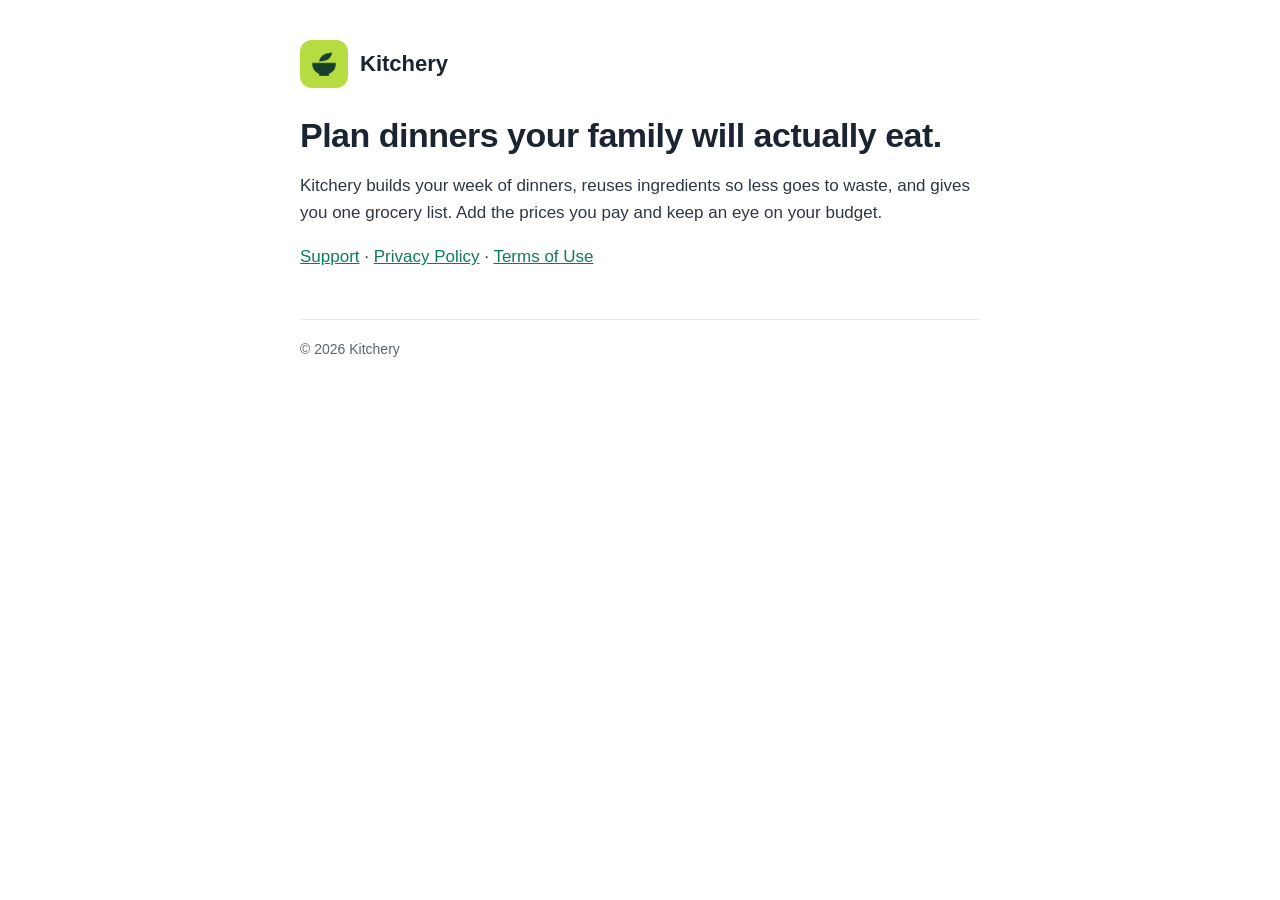
<file: index.html>
<!doctype html><html lang="en"><head><meta charset="utf-8"><meta name="viewport" content="width=device-width,initial-scale=1"><title>Kitchery</title><link rel="stylesheet" href="style.css"><link rel="icon" href="icon.png"></head>
<body><main><header><img src="icon.png" alt=""><b>Kitchery</b></header>
<h1>Plan dinners your family will actually eat.</h1>
<p>Kitchery builds your week of dinners, reuses ingredients so less goes to waste, and gives you one grocery list. Add the prices you pay and keep an eye on your budget.</p>
<p><a href="support.html">Support</a> · <a href="privacy.html">Privacy Policy</a> · <a href="terms.html">Terms of Use</a></p>
<footer>© 2026 Kitchery</footer></main></body></html>
</file>
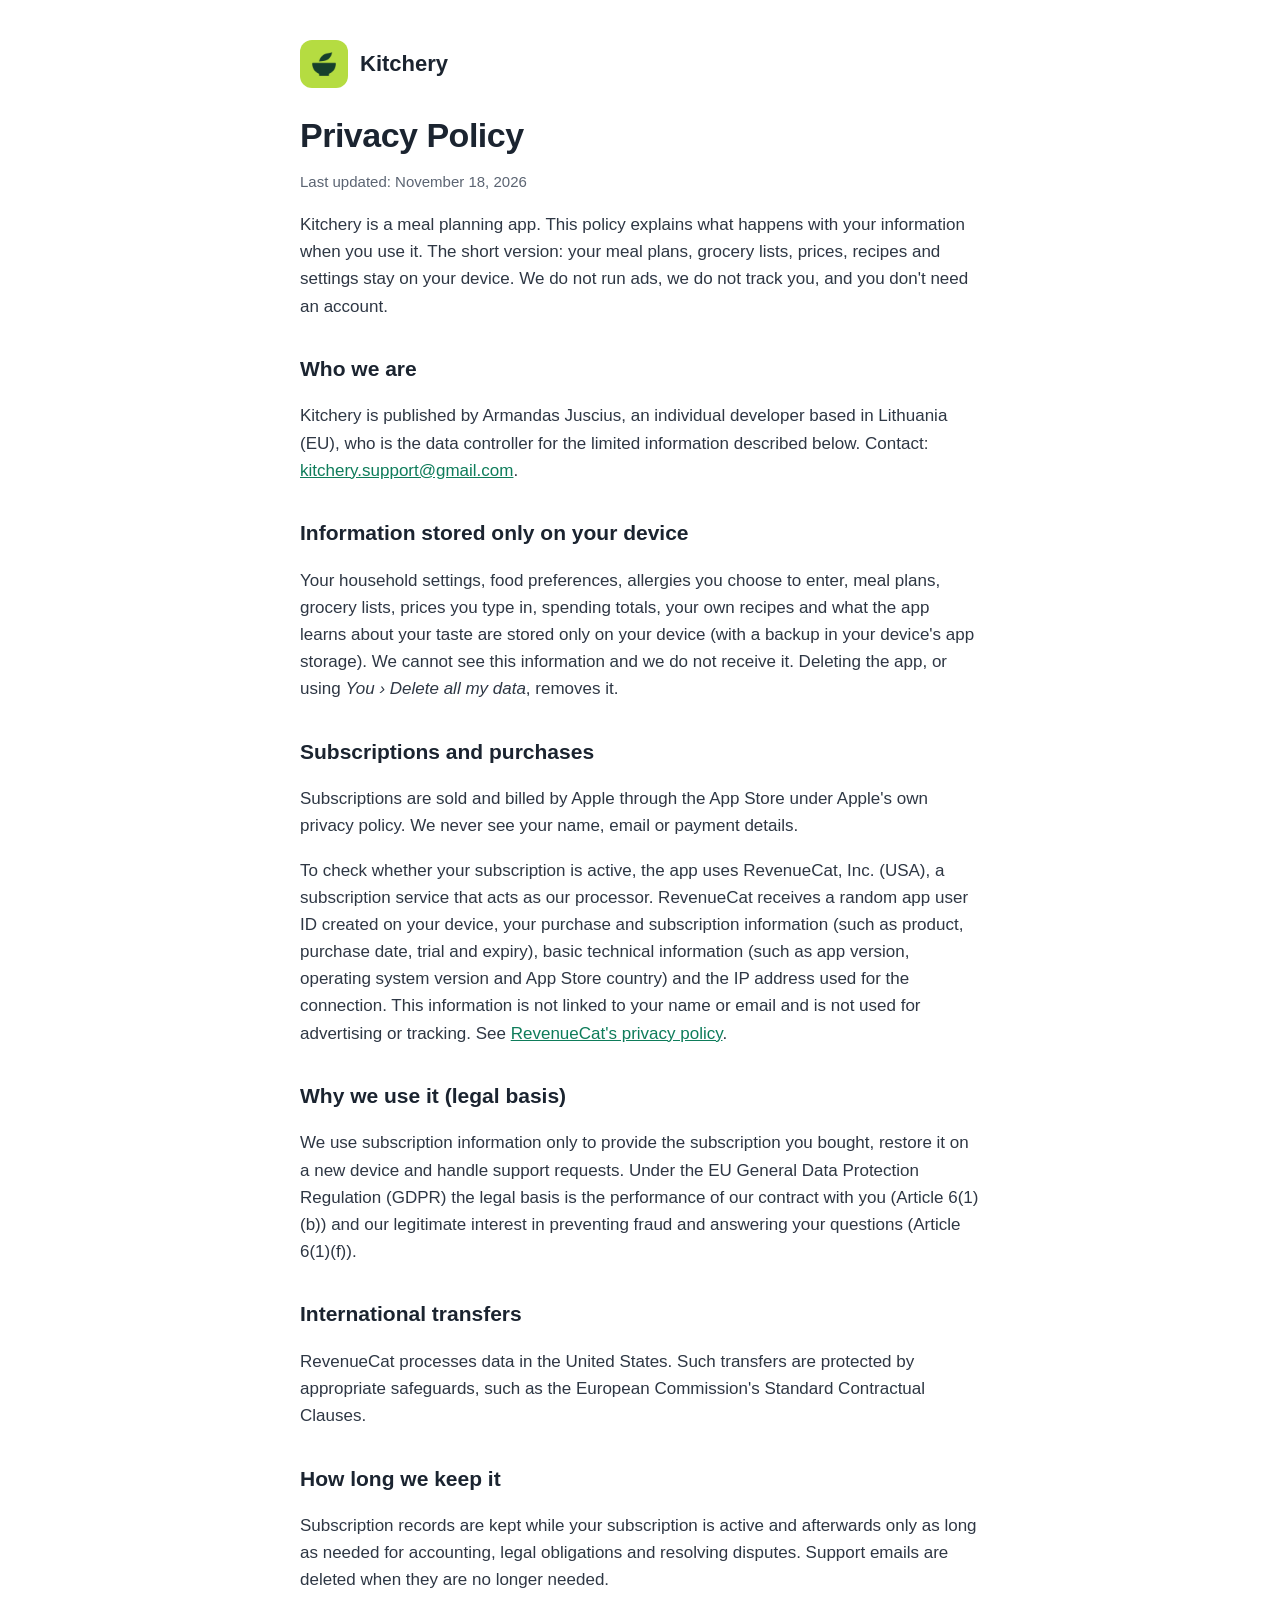
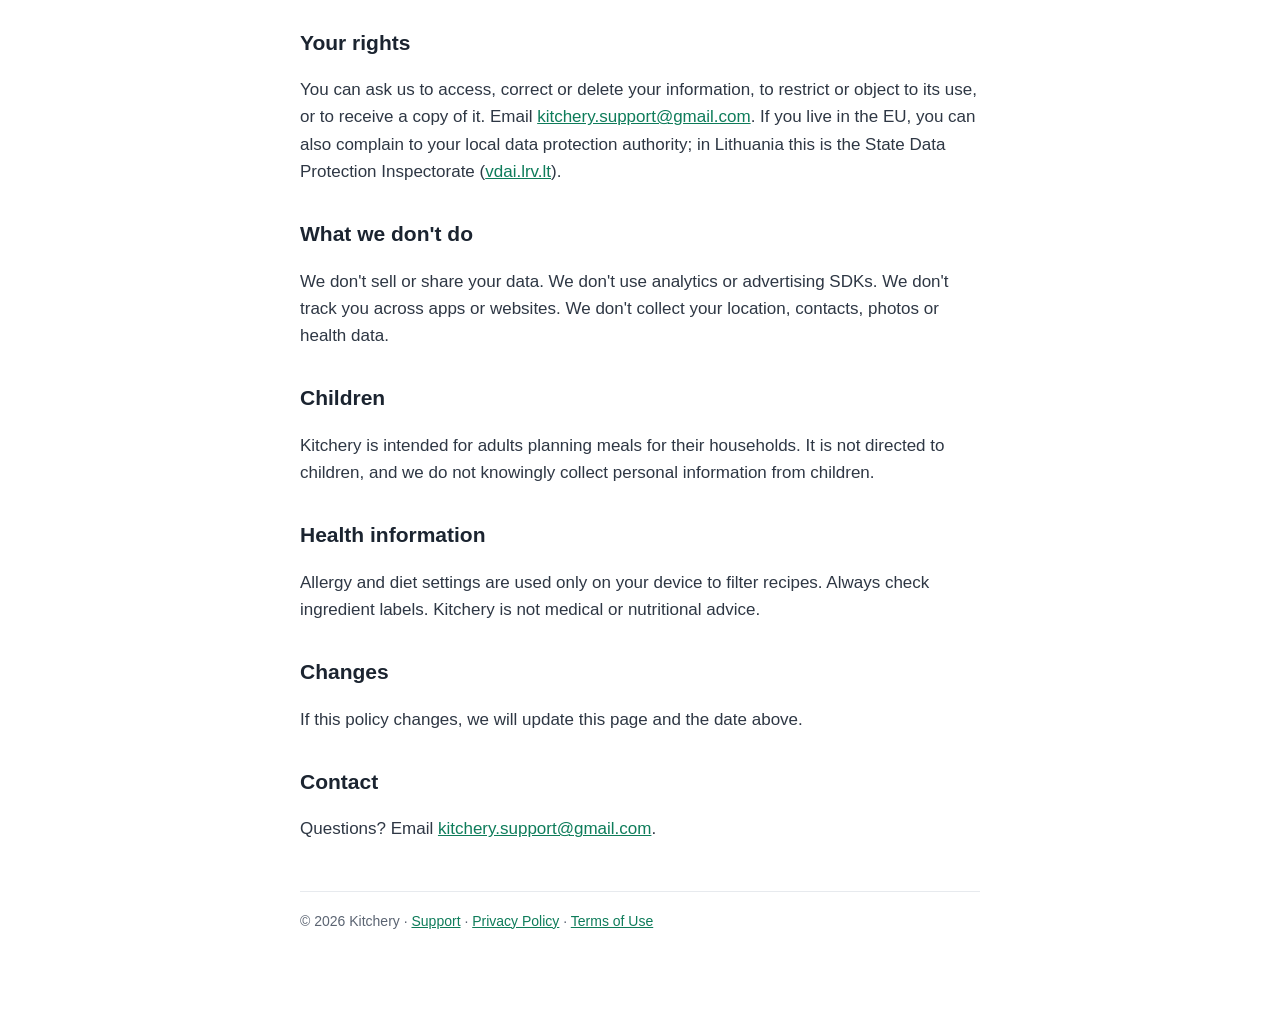
<file: privacy.html>
<!doctype html><html lang="en"><head><meta charset="utf-8"><meta name="viewport" content="width=device-width,initial-scale=1"><title>Kitchery Privacy Policy</title><link rel="stylesheet" href="style.css"><link rel="icon" href="icon.png"></head>
<body><main><header><img src="icon.png" alt=""><b>Kitchery</b></header>
<h1>Privacy Policy</h1><p class="mut">Last updated: November 18, 2026</p>
<p>Kitchery is a meal planning app. This policy explains what happens with your information when you use it. The short version: your meal plans, grocery lists, prices, recipes and settings stay on your device. We do not run ads, we do not track you, and you don't need an account.</p>
<h2>Who we are</h2>
<p>Kitchery is published by Armandas Juscius, an individual developer based in Lithuania (EU), who is the data controller for the limited information described below. Contact: <a href="mailto:kitchery.support@gmail.com">kitchery.support@gmail.com</a>.</p>
<h2>Information stored only on your device</h2>
<p>Your household settings, food preferences, allergies you choose to enter, meal plans, grocery lists, prices you type in, spending totals, your own recipes and what the app learns about your taste are stored only on your device (with a backup in your device's app storage). We cannot see this information and we do not receive it. Deleting the app, or using <i>You &rsaquo; Delete all my data</i>, removes it.</p>
<h2>Subscriptions and purchases</h2>
<p>Subscriptions are sold and billed by Apple through the App Store under Apple's own privacy policy. We never see your name, email or payment details.</p>
<p>To check whether your subscription is active, the app uses RevenueCat, Inc. (USA), a subscription service that acts as our processor. RevenueCat receives a random app user ID created on your device, your purchase and subscription information (such as product, purchase date, trial and expiry), basic technical information (such as app version, operating system version and App Store country) and the IP address used for the connection. This information is not linked to your name or email and is not used for advertising or tracking. See <a href="https://www.revenuecat.com/privacy">RevenueCat's privacy policy</a>.</p>
<h2>Why we use it (legal basis)</h2>
<p>We use subscription information only to provide the subscription you bought, restore it on a new device and handle support requests. Under the EU General Data Protection Regulation (GDPR) the legal basis is the performance of our contract with you (Article 6(1)(b)) and our legitimate interest in preventing fraud and answering your questions (Article 6(1)(f)).</p>
<h2>International transfers</h2>
<p>RevenueCat processes data in the United States. Such transfers are protected by appropriate safeguards, such as the European Commission's Standard Contractual Clauses.</p>
<h2>How long we keep it</h2>
<p>Subscription records are kept while your subscription is active and afterwards only as long as needed for accounting, legal obligations and resolving disputes. Support emails are deleted when they are no longer needed.</p>
<h2>Your rights</h2>
<p>You can ask us to access, correct or delete your information, to restrict or object to its use, or to receive a copy of it. Email <a href="mailto:kitchery.support@gmail.com">kitchery.support@gmail.com</a>. If you live in the EU, you can also complain to your local data protection authority; in Lithuania this is the State Data Protection Inspectorate (<a href="https://vdai.lrv.lt">vdai.lrv.lt</a>).</p>
<h2>What we don't do</h2>
<p>We don't sell or share your data. We don't use analytics or advertising SDKs. We don't track you across apps or websites. We don't collect your location, contacts, photos or health data.</p>
<h2>Children</h2>
<p>Kitchery is intended for adults planning meals for their households. It is not directed to children, and we do not knowingly collect personal information from children.</p>
<h2>Health information</h2>
<p>Allergy and diet settings are used only on your device to filter recipes. Always check ingredient labels. Kitchery is not medical or nutritional advice.</p>
<h2>Changes</h2><p>If this policy changes, we will update this page and the date above.</p>
<h2>Contact</h2><p>Questions? Email <a href="mailto:kitchery.support@gmail.com">kitchery.support@gmail.com</a>.</p>
<footer>© 2026 Kitchery · <a href="support.html">Support</a> · <a href="privacy.html">Privacy Policy</a> · <a href="terms.html">Terms of Use</a></footer></main></body></html>
</file>
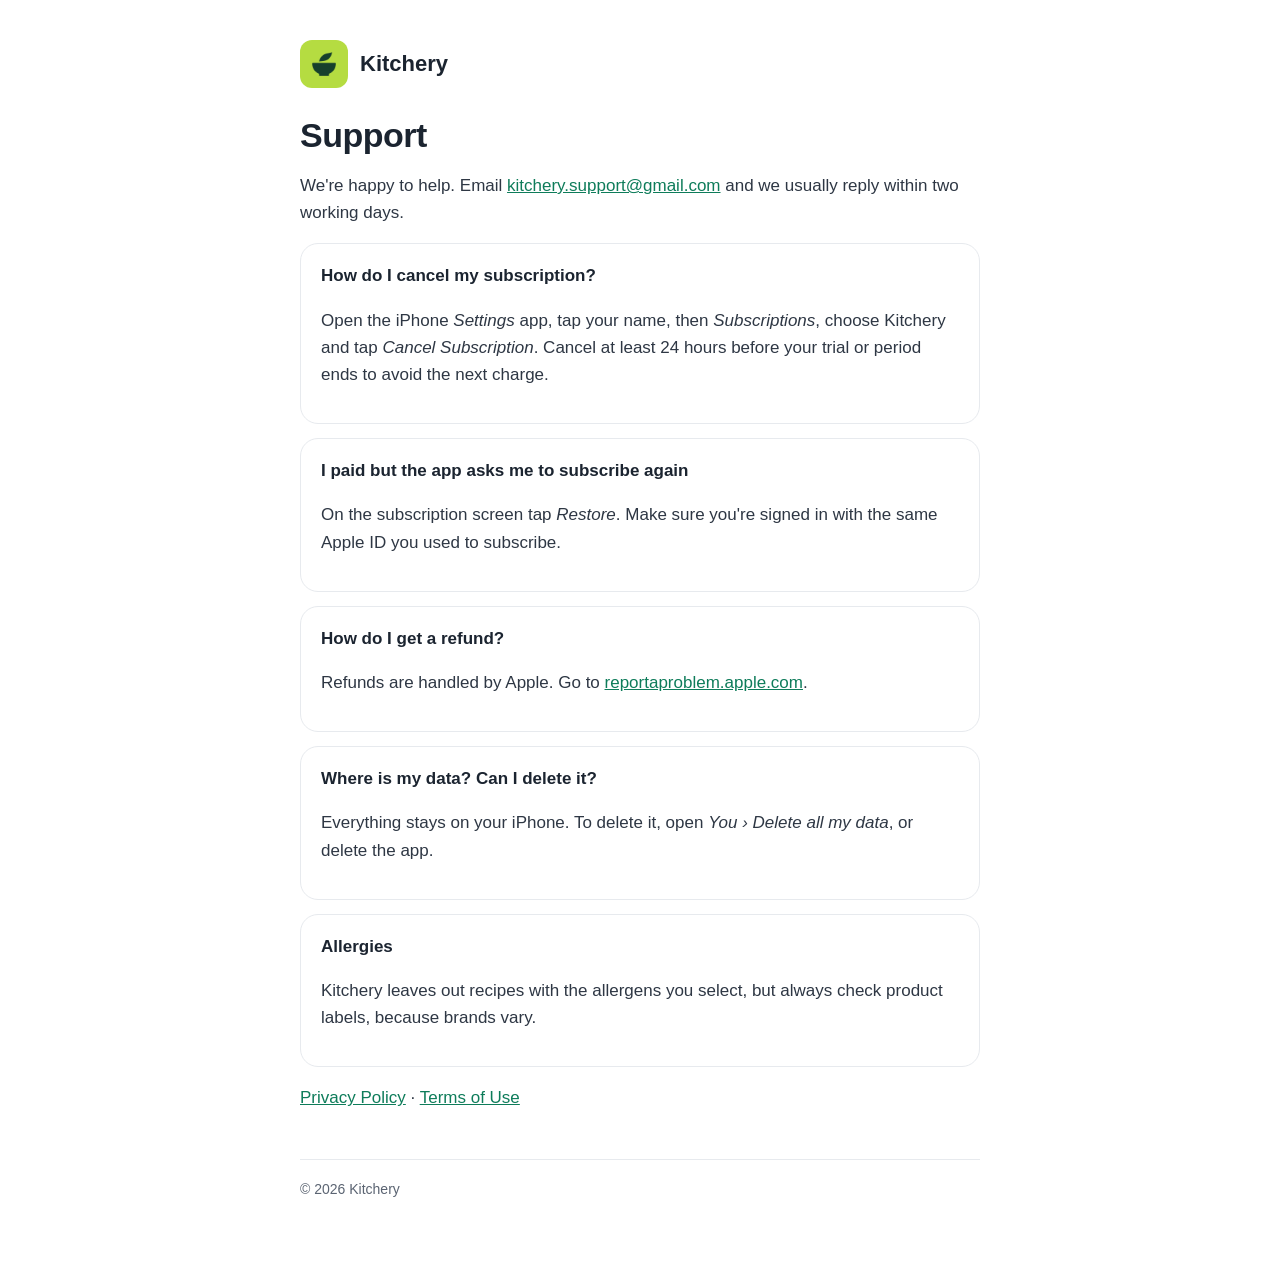
<file: support.html>
<!doctype html><html lang="en"><head><meta charset="utf-8"><meta name="viewport" content="width=device-width,initial-scale=1"><title>Kitchery Support</title><link rel="stylesheet" href="style.css"><link rel="icon" href="icon.png"></head>
<body><main><header><img src="icon.png" alt=""><b>Kitchery</b></header>
<h1>Support</h1><p>We're happy to help. Email <a href="mailto:kitchery.support@gmail.com">kitchery.support@gmail.com</a> and we usually reply within two working days.</p>
<div class="card"><b>How do I cancel my subscription?</b><p>Open the iPhone <i>Settings</i> app, tap your name, then <i>Subscriptions</i>, choose Kitchery and tap <i>Cancel Subscription</i>. Cancel at least 24 hours before your trial or period ends to avoid the next charge.</p></div>
<div class="card"><b>I paid but the app asks me to subscribe again</b><p>On the subscription screen tap <i>Restore</i>. Make sure you're signed in with the same Apple ID you used to subscribe.</p></div>
<div class="card"><b>How do I get a refund?</b><p>Refunds are handled by Apple. Go to <a href="https://reportaproblem.apple.com">reportaproblem.apple.com</a>.</p></div>
<div class="card"><b>Where is my data? Can I delete it?</b><p>Everything stays on your iPhone. To delete it, open <i>You &rsaquo; Delete all my data</i>, or delete the app.</p></div>
<div class="card"><b>Allergies</b><p>Kitchery leaves out recipes with the allergens you select, but always check product labels, because brands vary.</p></div>
<p><a href="privacy.html">Privacy Policy</a> · <a href="terms.html">Terms of Use</a></p>
<footer>© 2026 Kitchery</footer></main></body></html>
</file>
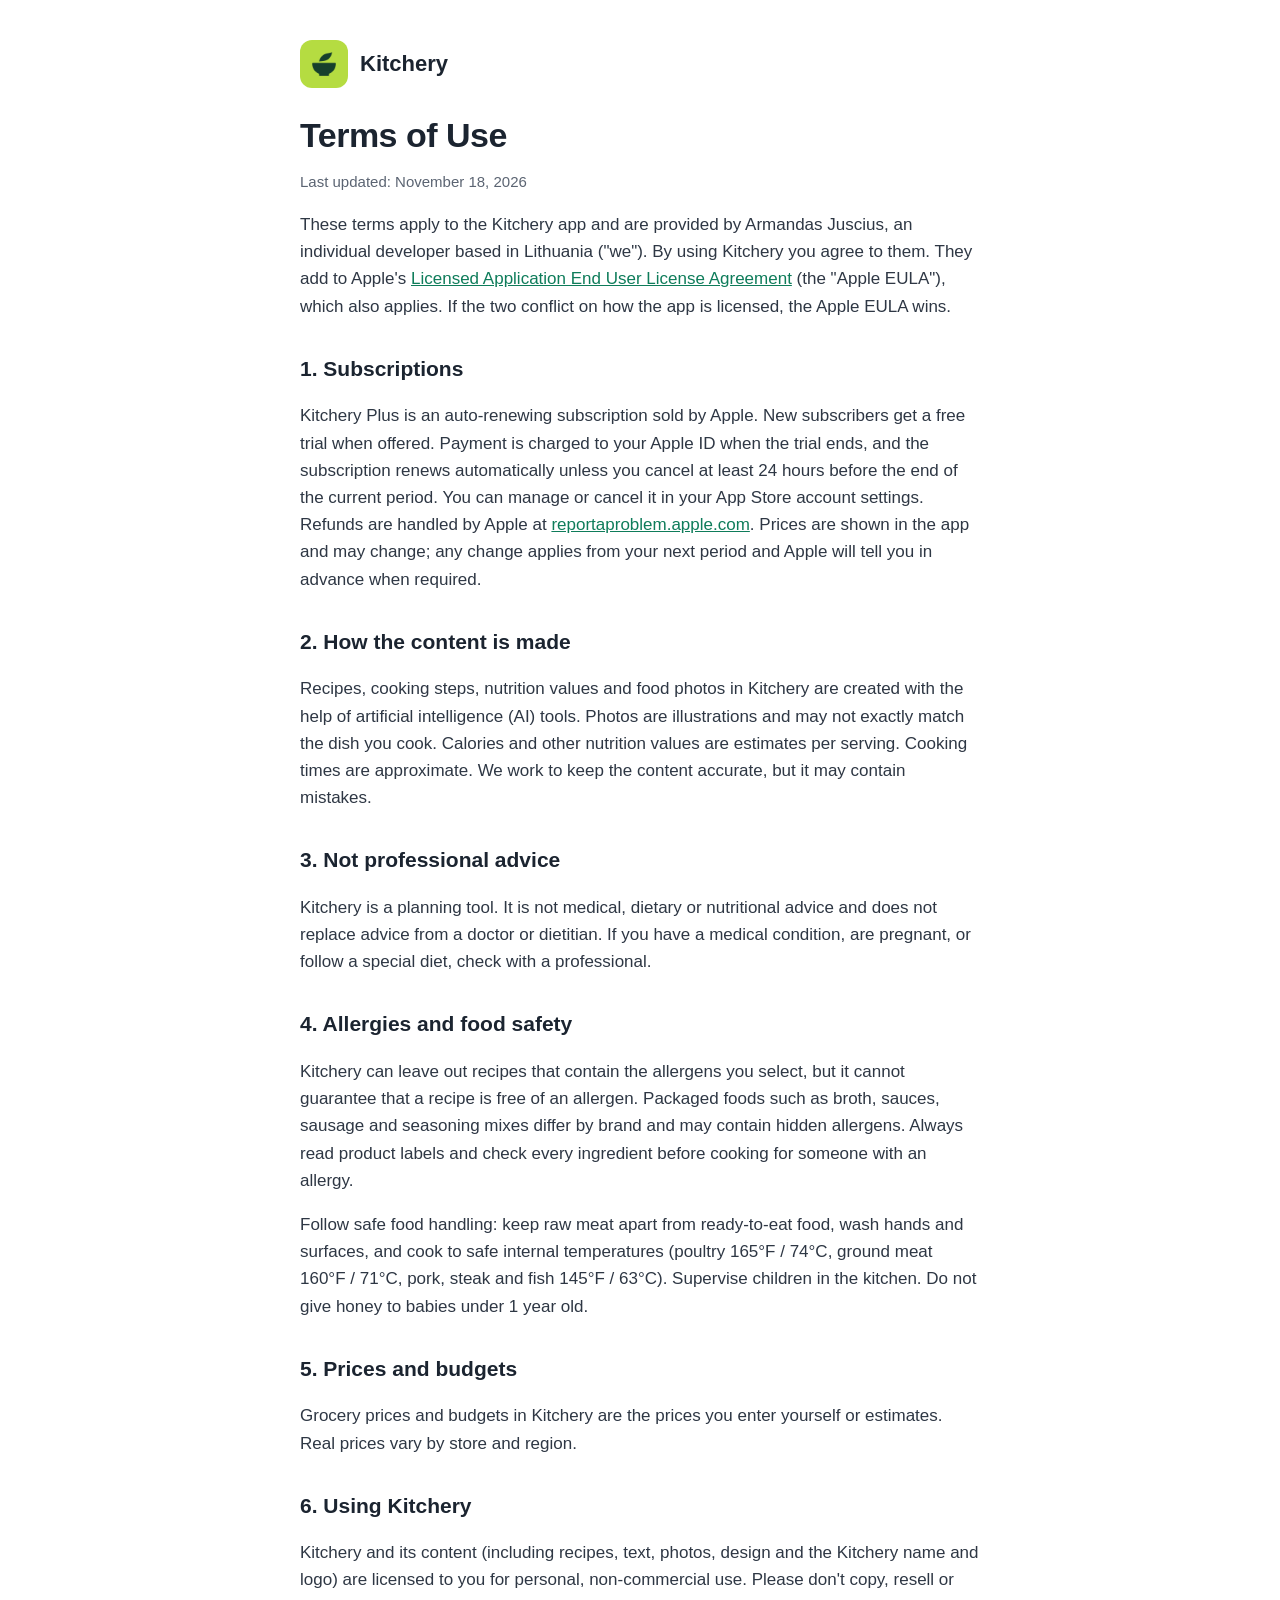
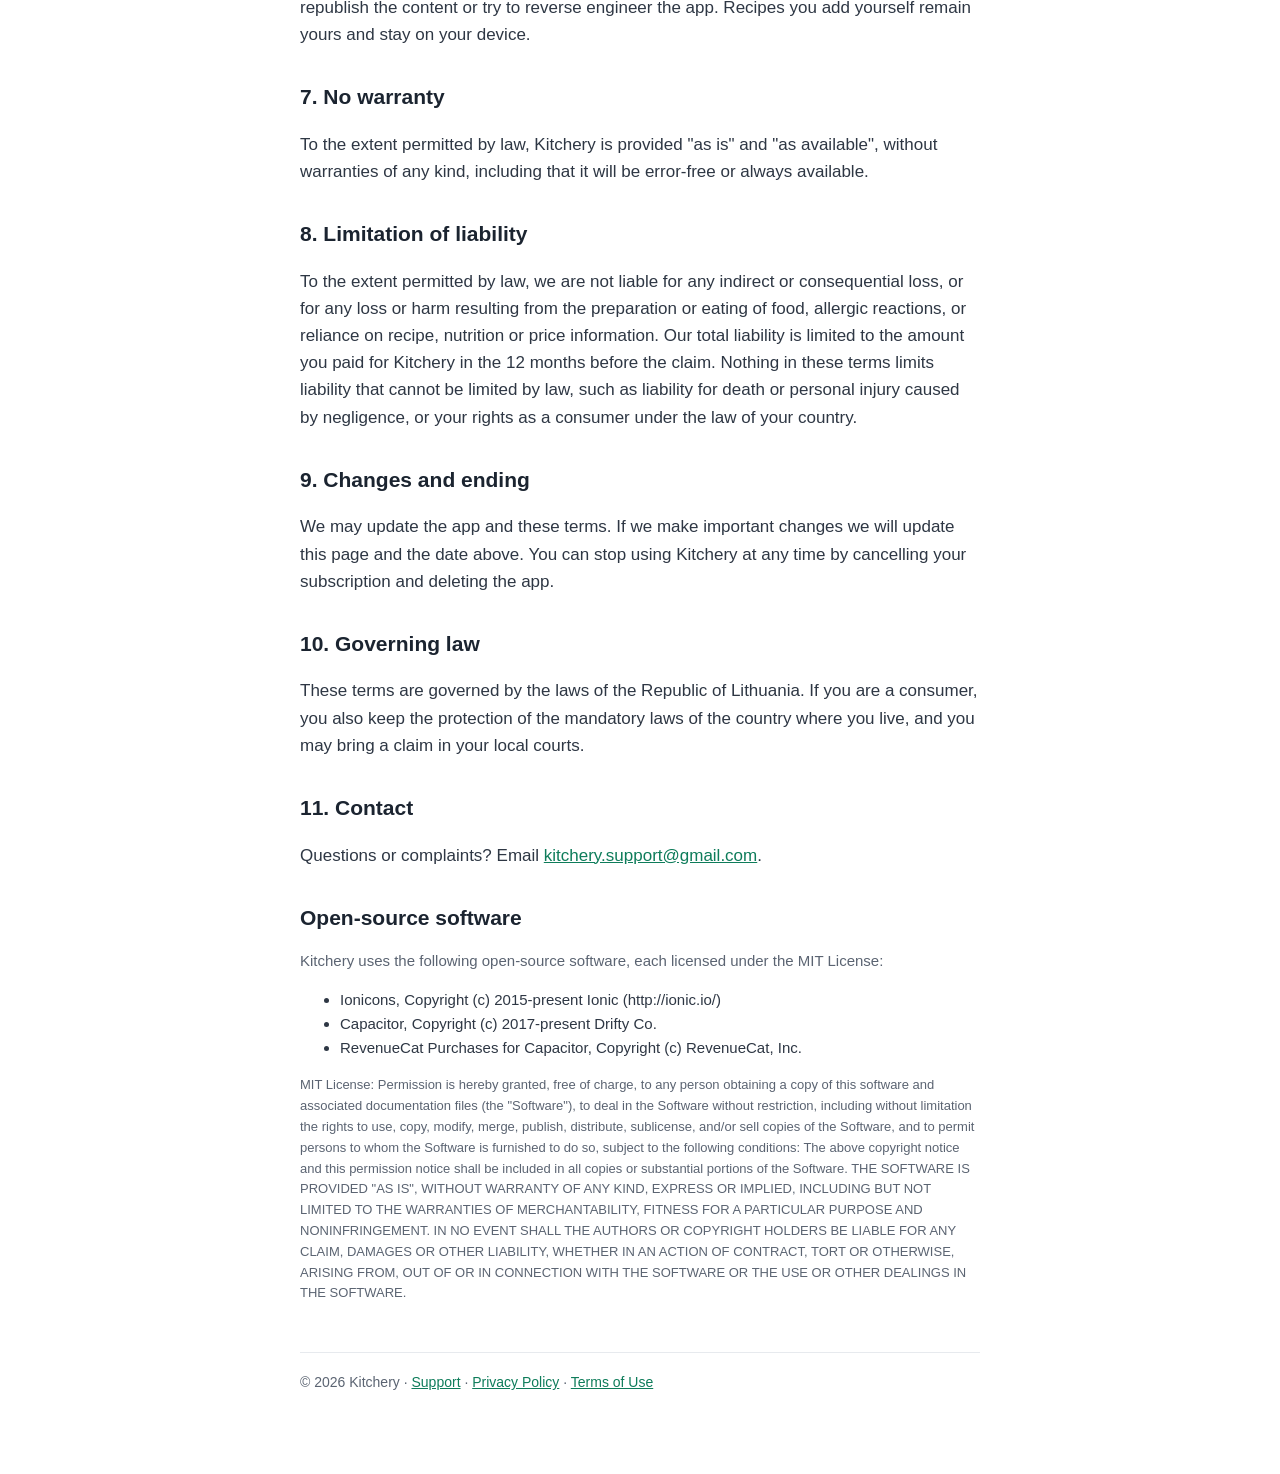
<file: terms.html>
<!doctype html><html lang="en"><head><meta charset="utf-8"><meta name="viewport" content="width=device-width,initial-scale=1"><title>Kitchery Terms of Use</title><link rel="stylesheet" href="style.css"><link rel="icon" href="icon.png"></head>
<body><main><header><img src="icon.png" alt=""><b>Kitchery</b></header>
<h1>Terms of Use</h1><p class="mut">Last updated: November 18, 2026</p>
<p>These terms apply to the Kitchery app and are provided by Armandas Juscius, an individual developer based in Lithuania ("we"). By using Kitchery you agree to them. They add to Apple's <a href="https://www.apple.com/legal/internet-services/itunes/dev/stdeula/">Licensed Application End User License Agreement</a> (the "Apple EULA"), which also applies. If the two conflict on how the app is licensed, the Apple EULA wins.</p>
<h2>1. Subscriptions</h2>
<p>Kitchery Plus is an auto-renewing subscription sold by Apple. New subscribers get a free trial when offered. Payment is charged to your Apple ID when the trial ends, and the subscription renews automatically unless you cancel at least 24 hours before the end of the current period. You can manage or cancel it in your App Store account settings. Refunds are handled by Apple at <a href="https://reportaproblem.apple.com">reportaproblem.apple.com</a>. Prices are shown in the app and may change; any change applies from your next period and Apple will tell you in advance when required.</p>
<h2>2. How the content is made</h2>
<p>Recipes, cooking steps, nutrition values and food photos in Kitchery are created with the help of artificial intelligence (AI) tools. Photos are illustrations and may not exactly match the dish you cook. Calories and other nutrition values are estimates per serving. Cooking times are approximate. We work to keep the content accurate, but it may contain mistakes.</p>
<h2>3. Not professional advice</h2>
<p>Kitchery is a planning tool. It is not medical, dietary or nutritional advice and does not replace advice from a doctor or dietitian. If you have a medical condition, are pregnant, or follow a special diet, check with a professional.</p>
<h2>4. Allergies and food safety</h2>
<p>Kitchery can leave out recipes that contain the allergens you select, but it cannot guarantee that a recipe is free of an allergen. Packaged foods such as broth, sauces, sausage and seasoning mixes differ by brand and may contain hidden allergens. Always read product labels and check every ingredient before cooking for someone with an allergy.</p>
<p>Follow safe food handling: keep raw meat apart from ready-to-eat food, wash hands and surfaces, and cook to safe internal temperatures (poultry 165°F / 74°C, ground meat 160°F / 71°C, pork, steak and fish 145°F / 63°C). Supervise children in the kitchen. Do not give honey to babies under 1 year old.</p>
<h2>5. Prices and budgets</h2>
<p>Grocery prices and budgets in Kitchery are the prices you enter yourself or estimates. Real prices vary by store and region.</p>
<h2>6. Using Kitchery</h2>
<p>Kitchery and its content (including recipes, text, photos, design and the Kitchery name and logo) are licensed to you for personal, non-commercial use. Please don't copy, resell or republish the content or try to reverse engineer the app. Recipes you add yourself remain yours and stay on your device.</p>
<h2>7. No warranty</h2>
<p>To the extent permitted by law, Kitchery is provided "as is" and "as available", without warranties of any kind, including that it will be error-free or always available.</p>
<h2>8. Limitation of liability</h2>
<p>To the extent permitted by law, we are not liable for any indirect or consequential loss, or for any loss or harm resulting from the preparation or eating of food, allergic reactions, or reliance on recipe, nutrition or price information. Our total liability is limited to the amount you paid for Kitchery in the 12 months before the claim. Nothing in these terms limits liability that cannot be limited by law, such as liability for death or personal injury caused by negligence, or your rights as a consumer under the law of your country.</p>
<h2>9. Changes and ending</h2>
<p>We may update the app and these terms. If we make important changes we will update this page and the date above. You can stop using Kitchery at any time by cancelling your subscription and deleting the app.</p>
<h2>10. Governing law</h2>
<p>These terms are governed by the laws of the Republic of Lithuania. If you are a consumer, you also keep the protection of the mandatory laws of the country where you live, and you may bring a claim in your local courts.</p>
<h2>11. Contact</h2>
<p>Questions or complaints? Email <a href="mailto:kitchery.support@gmail.com">kitchery.support@gmail.com</a>.</p>
<h2>Open-source software</h2>
<p class="mut">Kitchery uses the following open-source software, each licensed under the MIT License:</p>
<ul class="mut"><li>Ionicons, Copyright (c) 2015-present Ionic (http://ionic.io/)</li><li>Capacitor, Copyright (c) 2017-present Drifty Co.</li><li>RevenueCat Purchases for Capacitor, Copyright (c) RevenueCat, Inc.</li></ul>
<p class="mut" style="font-size:13px">MIT License: Permission is hereby granted, free of charge, to any person obtaining a copy of this software and associated documentation files (the "Software"), to deal in the Software without restriction, including without limitation the rights to use, copy, modify, merge, publish, distribute, sublicense, and/or sell copies of the Software, and to permit persons to whom the Software is furnished to do so, subject to the following conditions: The above copyright notice and this permission notice shall be included in all copies or substantial portions of the Software. THE SOFTWARE IS PROVIDED "AS IS", WITHOUT WARRANTY OF ANY KIND, EXPRESS OR IMPLIED, INCLUDING BUT NOT LIMITED TO THE WARRANTIES OF MERCHANTABILITY, FITNESS FOR A PARTICULAR PURPOSE AND NONINFRINGEMENT. IN NO EVENT SHALL THE AUTHORS OR COPYRIGHT HOLDERS BE LIABLE FOR ANY CLAIM, DAMAGES OR OTHER LIABILITY, WHETHER IN AN ACTION OF CONTRACT, TORT OR OTHERWISE, ARISING FROM, OUT OF OR IN CONNECTION WITH THE SOFTWARE OR THE USE OR OTHER DEALINGS IN THE SOFTWARE.</p>
<footer>© 2026 Kitchery · <a href="support.html">Support</a> · <a href="privacy.html">Privacy Policy</a> · <a href="terms.html">Terms of Use</a></footer></main></body></html>
</file>
<file: style.css>
:root{--g:#0E7C5A;--ink:#1B2430;--mut:#5B6472;--line:#E7EAEE}
*{box-sizing:border-box}body{margin:0;font:17px/1.6 -apple-system,BlinkMacSystemFont,"Segoe UI",Inter,Roboto,sans-serif;color:var(--ink);background:#fff}
main{max-width:720px;margin:0 auto;padding:40px 20px 80px}
header{display:flex;align-items:center;gap:12px;margin-bottom:28px}header img{width:48px;height:48px;border-radius:12px}header b{font-size:22px}
h1{font-size:34px;line-height:1.15;letter-spacing:-.5px;margin:0 0 8px}h2{font-size:21px;margin:32px 0 8px}
p,li{color:#2E3744}.mut{color:var(--mut);font-size:15px}a{color:var(--g)}
.card{border:1px solid var(--line);border-radius:18px;padding:18px 20px;margin:14px 0}
footer{margin-top:48px;padding-top:18px;border-top:1px solid var(--line);font-size:14px;color:var(--mut)}
</file>
